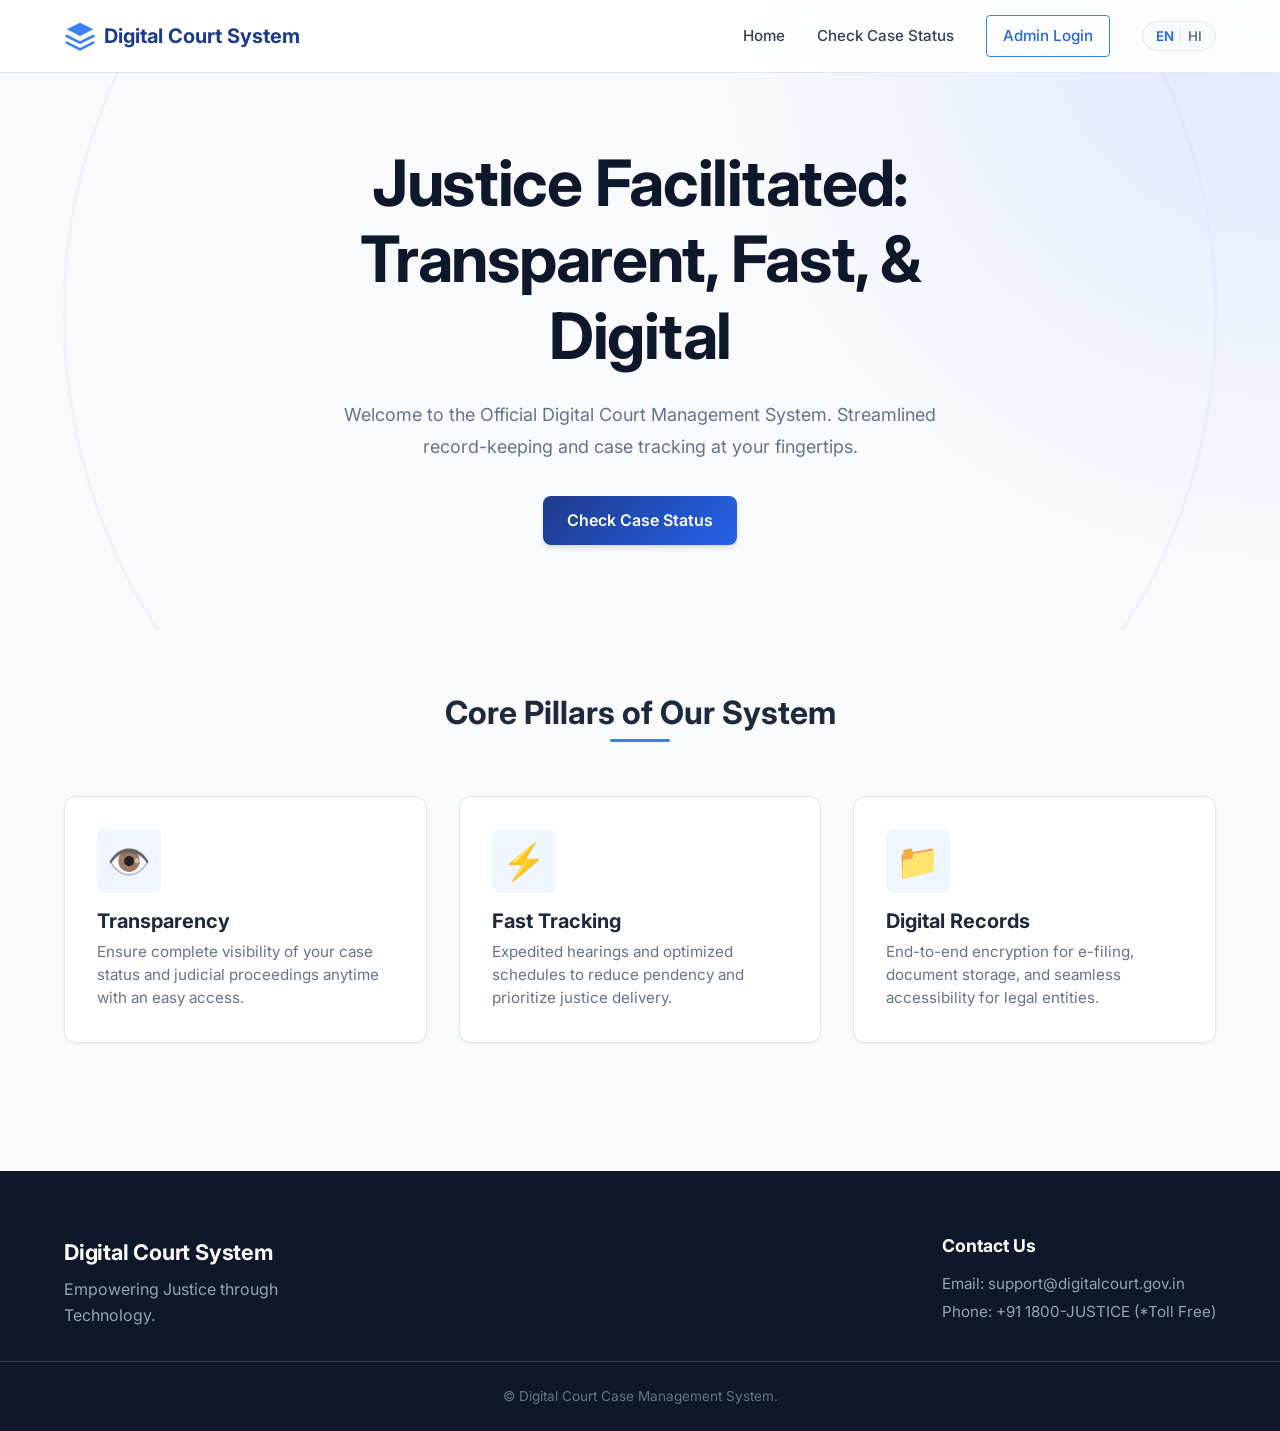
<file: index.html>
<!DOCTYPE html>
<html lang="en">
<head>
    <meta charset="UTF-8">
    <meta name="viewport" content="width=device-width, initial-scale=1.0">
    <title>Digital Court System | Case Management System</title>
    <meta name="description" content="A modern, transparent, and fast Digital Court System to track and manage court cases securely.">
    <link rel="preconnect" href="https://fonts.googleapis.com">
    <link rel="preconnect" href="https://fonts.gstatic.com" crossorigin>
    <link href="https://fonts.googleapis.com/css2?family=Inter:wght@300;400;500;600;700&display=swap" rel="stylesheet">
    <link rel="stylesheet" href="main.css">
</head>
<body>
    <header class="navbar">
        <div class="container nav-content">
            <div class="logo">
                <svg width="32" height="32" viewBox="0 0 24 24" fill="none" class="brand-icon">
                    <path d="M12 2L2 7L12 12L22 7L12 2Z" fill="currentColor"/>
                    <path d="M2 17L12 22L22 17" stroke="currentColor" stroke-width="2" stroke-linecap="round" stroke-linejoin="round"/>
                    <path d="M2 12L12 17L22 12" stroke="currentColor" stroke-width="2" stroke-linecap="round" stroke-linejoin="round"/>
                </svg>
                <span id="nav-brand">Digital Court System</span>
            </div>
            <nav class="nav-links">
                <a href="#home" id="nav-home">Home</a>
                <a href="#status" id="nav-status">Check Case Status</a>
        
                <a href="admin-login.html" id="nav-login" class="btn-outline">Admin Login</a>
                <button id="lang-toggle" class="btn-lang" aria-label="Toggle Language">
                    <span class="lang-en active">EN</span>
                    <span class="lang-divider">|</span>
                    <span class="lang-hi">HI</span>
                </button>
            </nav>
        </div>
    </header>

    <main>
        <section id="home" class="hero fade-in">
            <div class="container hero-content">
                <h1 id="hero-title">Justice Facilitated: Transparent, Fast, & Digital</h1>
                <p id="hero-subtitle">Welcome to the Official Digital Court Management System. Streamlined record-keeping and case tracking at your fingertips.</p>
                <div class="hero-actions">
                    <a href="case-status.html" class="btn btn-primary" id="btn-check">Check Case Status</a>
                </div>
            </div>
        </section>

        <section id="features" class="features container">
            <div class="section-title">
                <h2 id="features-title">Core Pillars of Our System</h2>
            </div>
            <div class="grid cards">
                <div class="card fade-in">
                    <div class="card-icon">👁️</div>
                    <h3 id="card-1-title">Transparency</h3>
                    <p id="card-1-desc">Ensure complete visibility of your case status and judicial proceedings anytime with an easy access.</p>
                </div>
                <div class="card fade-in delay-1">
                    <div class="card-icon">⚡</div>
                    <h3 id="card-2-title">Fast Tracking</h3>
                    <p id="card-2-desc">Expedited hearings and optimized schedules to reduce pendency and prioritize justice delivery.</p>
                </div>
                <div class="card fade-in delay-2">
                    <div class="card-icon">📁</div>
                    <h3 id="card-3-title">Digital Records</h3>
                    <p id="card-3-desc">End-to-end encryption for e-filing, document storage, and seamless accessibility for legal entities.</p>
                </div>
            </div>
        </section>
    </main>

    <footer>
        <div class="container footer-content">
            <div class="footer-logo">
                <b id="footer-title">Digital Court System</b>
                <p id="footer-desc">Empowering Justice through Technology.</p>
            </div>
            <div class="footer-contact">
                <h4 id="footer-contact-title">Contact Us</h4>
                <p>Email: support@digitalcourt.gov.in</p>
                <p>Phone: +91 1800-JUSTICE (*Toll Free)</p>
            </div>
        </div>
        <div class="footer-bottom">
            <p id="footer-copy">&copy; Digital Court Case Management System. </p>
        </div>
    </footer>

    <script src="app.js"></script>
</body>
</html>
</file>
<file: main.css>
:root {
    /* Color Palette - Premium Indian Court Theme */
    --clr-primary-900: #0f172a;
    --clr-primary-800: #1e293b;
    --clr-primary-700: #1e3a8a; /* Deep Royal blue */
    --clr-primary-600: #2563eb; 
    --clr-primary-500: #3b82f6; /* Accent blue */
    
    --clr-surface: #ffffff;
    --clr-background: #f8fafc;
    --clr-text-main: #334155;
    --clr-text-muted: #64748b;
    --clr-border: #e2e8f0;
    
    /* Typography */
    --font-sans: 'Inter', sans-serif;
    
    /* Spacing & Layout */
    --spacing-1: 0.25rem;
    --spacing-2: 0.5rem;
    --spacing-3: 1rem;
    --spacing-4: 1.5rem;
    --spacing-5: 2rem;
    --spacing-8: 4rem;
    
    /* Shadows & Radii */
    --radius-sm: 4px;
    --radius-md: 8px;
    --radius-lg: 12px;
    --shadow-sm: 0 1px 3px rgba(0,0,0,0.05);
    --shadow-md: 0 4px 6px -1px rgba(0,0,0,0.1), 0 2px 4px -1px rgba(0,0,0,0.06);
    --shadow-lg: 0 10px 15px -3px rgba(0,0,0,0.1), 0 4px 6px -2px rgba(0,0,0,0.05);
    --shadow-hover: 0 20px 25px -5px rgba(0,0,0,0.1), 0 10px 10px -5px rgba(0,0,0,0.04);
}

/* Reset & Base */
* { box-sizing: border-box; margin: 0; padding: 0; }
body {
    font-family: var(--font-sans);
    background-color: var(--clr-background);
    color: var(--clr-text-main);
    line-height: 1.6;
    overflow-x: hidden;
    scroll-behavior: smooth;
    -webkit-font-smoothing: antialiased;
}
a { text-decoration: none; color: inherit; }
.container { width: 100%; max-width: 1200px; margin: 0 auto; padding: 0 var(--spacing-4); }

/* Typography */
h1, h2, h3, h4 { color: var(--clr-primary-900); font-weight: 700; line-height: 1.2; }

/* Navbar */
.navbar {
    background-color: rgba(255, 255, 255, 0.9);
    backdrop-filter: blur(10px);
    position: fixed; top: 0; left: 0; right: 0; z-index: 100;
    border-bottom: 1px solid var(--clr-border);
    transition: all 0.3s ease;
}
.nav-content { display: flex; justify-content: space-between; align-items: center; height: 72px; }
.logo { display: flex; align-items: center; gap: var(--spacing-2); font-weight: 700; font-size: 1.25rem; color: var(--clr-primary-700); }
.brand-icon { color: var(--clr-primary-500); }
.nav-links { display: flex; align-items: center; gap: var(--spacing-5); font-weight: 500; font-size: 0.95rem; }
.nav-links a { transition: color 0.2s; }
.nav-links a:hover { color: var(--clr-primary-500); }
.btn-lang { 
    background: var(--clr-background); border: 1px solid var(--clr-border); padding: 0.4rem 0.8rem;
    border-radius: 20px; cursor: pointer; font-family: inherit; font-weight: 600; display: flex; gap: 0.3rem; 
    transition: transform 0.2s ease, border-color 0.2s; color: var(--clr-text-muted); align-items: center;
}
.btn-lang:hover { border-color: var(--clr-primary-500); transform: translateY(-1px); }
.btn-lang .active { color: var(--clr-primary-600); }
.lang-divider { color: var(--clr-border); }

/* Buttons */
.btn {
    display: inline-flex; align-items: center; justify-content: center;
    padding: 0.75rem 1.5rem; font-weight: 600; border-radius: var(--radius-md);
    transition: all 0.3s cubic-bezier(0.4, 0, 0.2, 1); cursor: pointer; text-align: center;
}
.btn-primary {
    background: linear-gradient(135deg, var(--clr-primary-700), var(--clr-primary-600)); 
    color: white; box-shadow: var(--shadow-md); border: none;
}
.btn-primary:hover {
    transform: translateY(-2px); box-shadow: var(--shadow-lg); filter: brightness(1.1); color: white;
}
.btn-secondary { background: white; color: var(--clr-primary-700); border: 1px solid var(--clr-border); }
.btn-secondary:hover { border-color: var(--clr-primary-500); color: var(--clr-primary-600); box-shadow: var(--shadow-md); transform: translateY(-2px); }
.btn-outline { border: 1.5px solid var(--clr-primary-500); color: var(--clr-primary-600); padding: 0.5rem 1rem; border-radius: var(--radius-sm); transition: all 0.2s; }
.btn-outline:hover { background: var(--clr-primary-500); color: white; }

/* Hero */
.hero {
    padding-top: 140px; padding-bottom: 80px; text-align: center;
    background: radial-gradient(circle at top right, #e0e7ff 0%, #f8fafc 40%);
    min-height: 70vh; display: flex; align-items: center; position: relative; overflow: hidden;
}
.hero::before {
    content: ''; position: absolute; pointer-events: none;
    top: 50%; left: 50%; transform: translate(-50%, -50%);
    width: 100vw; height: 100vh;
    background-image: url('data:image/svg+xml;utf8,<svg width="400" height="400" xmlns="http://www.w3.org/2000/svg"><circle cx="200" cy="200" r="180" fill="none" stroke="%233b82f6" stroke-width="1" stroke-opacity="0.05"/></svg>');
    background-size: cover; background-position: center; z-index: 0;
}
.hero-content { display: flex; flex-direction: column; align-items: center; gap: var(--spacing-4); max-width: 800px; z-index: 1; }
.hero h1 { font-size: clamp(2.5rem, 5vw, 4rem); letter-spacing: -0.02em; color: var(--clr-primary-900); }
.hero p { font-size: 1.125rem; color: var(--clr-text-muted); max-width: 600px; margin: 0 auto; line-height: 1.8; }
.hero-actions { display: flex; gap: var(--spacing-4); margin-top: var(--spacing-2); }

/* Features Section */
.features { padding: var(--spacing-8) var(--spacing-4); }
.section-title { text-align: center; margin-bottom: var(--spacing-8); }
.section-title h2 { font-size: 2rem; color: var(--clr-primary-800); position: relative; display: inline-block; }
.section-title h2::after {
    content: ''; position: absolute; bottom: -10px; left: 50%; transform: translateX(-50%);
    width: 60px; height: 3px; background: var(--clr-primary-500); border-radius: 2px;
}
.grid { display: grid; grid-template-columns: repeat(auto-fit, minmax(300px, 1fr)); gap: var(--spacing-5); }

/* Cards */
.card {
    background: white; padding: var(--spacing-5); border-radius: var(--radius-lg);
    box-shadow: var(--shadow-sm); border: 1px solid var(--clr-border);
    transition: all 0.4s cubic-bezier(0.4, 0, 0.2, 1); cursor: default;
    position: relative; overflow: hidden; display: flex; flex-direction: column; align-items: flex-start;
}
.card::before {
    content: ''; position: absolute; top: 0; left: 0; width: 100%; height: 4px;
    background: linear-gradient(90deg, var(--clr-primary-500), var(--clr-primary-700));
    transform: scaleX(0); transform-origin: left; transition: transform 0.4s ease;
}
.card:hover { transform: translateY(-10px); box-shadow: var(--shadow-hover); border-color: rgba(59, 130, 246, 0.2); }
.card:hover::before { transform: scaleX(1); }
.card-icon { 
    font-size: 2.2rem; margin-bottom: var(--spacing-3); display: flex; align-items: center; justify-content: center;
    width: 64px; height: 64px; background: #eff6ff; border-radius: var(--radius-md); color: var(--clr-primary-600);
}
.card h3 { margin-bottom: var(--spacing-2); font-size: 1.25rem; color: var(--clr-primary-800); }
.card p { color: var(--clr-text-muted); font-size: 0.95rem; line-height: 1.5; }

/* Animations */
.fade-in { opacity: 0; transform: translateY(20px); transition: opacity 0.8s ease, transform 0.8s ease; }
.fade-in.visible { opacity: 1; transform: translateY(0); }
.delay-1 { transition-delay: 0.2s; }
.delay-2 { transition-delay: 0.4s; }

/* Footer */
footer { background: var(--clr-primary-900); color: white; padding: var(--spacing-8) 0 var(--spacing-4); margin-top: var(--spacing-8); }
.footer-content { display: flex; justify-content: space-between; flex-wrap: wrap; gap: var(--spacing-5); margin-bottom: var(--spacing-5); }
.footer-logo b { font-size: 1.35rem; color: #fff; letter-spacing: -0.01em; }
.footer-logo p { color: #94a3b8; margin-top: var(--spacing-2); max-width: 300px; }
.footer-contact h4 { color: white; margin-bottom: var(--spacing-3); font-size: 1.1rem; }
.footer-contact p { color: #94a3b8; font-size: 0.95rem; margin-bottom: var(--spacing-1); }
.footer-bottom { text-align: center; padding-top: var(--spacing-4); border-top: 1px solid #334155; color: #64748b; font-size: 0.85rem; }

/* Responsive Adjustments */
@media (max-width: 768px) {
    .nav-links { display: none; } /* Mobile nav implementation would go here */
    .hero-actions { flex-direction: column; width: 100%; align-items: center; }
    .hero-actions .btn { width: 100%; max-width: 300px; }
    .hero h1 { font-size: 2.2rem; }
    .btn-lang { position: absolute; right: var(--spacing-4); top: 18px; }
}

/* Modals */
.modal-overlay {
    position: fixed; top: 0; left: 0; right: 0; bottom: 0;
    background: rgba(15, 23, 42, 0.4); backdrop-filter: blur(4px);
    display: none; align-items: center; justify-content: center; z-index: 1000;
    opacity: 0; transition: opacity 0.3s;
}
.modal-overlay.active { display: flex !important; opacity: 1; }
.modal-card {
    background: white; border-radius: var(--radius-lg); padding: var(--spacing-5);
    width: 100%; max-width: 450px; box-shadow: var(--shadow-hover);
    transform: scale(0.95); transition: transform 0.3s; margin: 0 1rem;
}
.modal-overlay.active .modal-card { transform: scale(1); }
.modal-header {
    display: flex; justify-content: space-between; align-items: center; margin-bottom: var(--spacing-4);
}
.modal-header h2 { font-size: 1.5rem; color: var(--clr-primary-800); }
</file>
